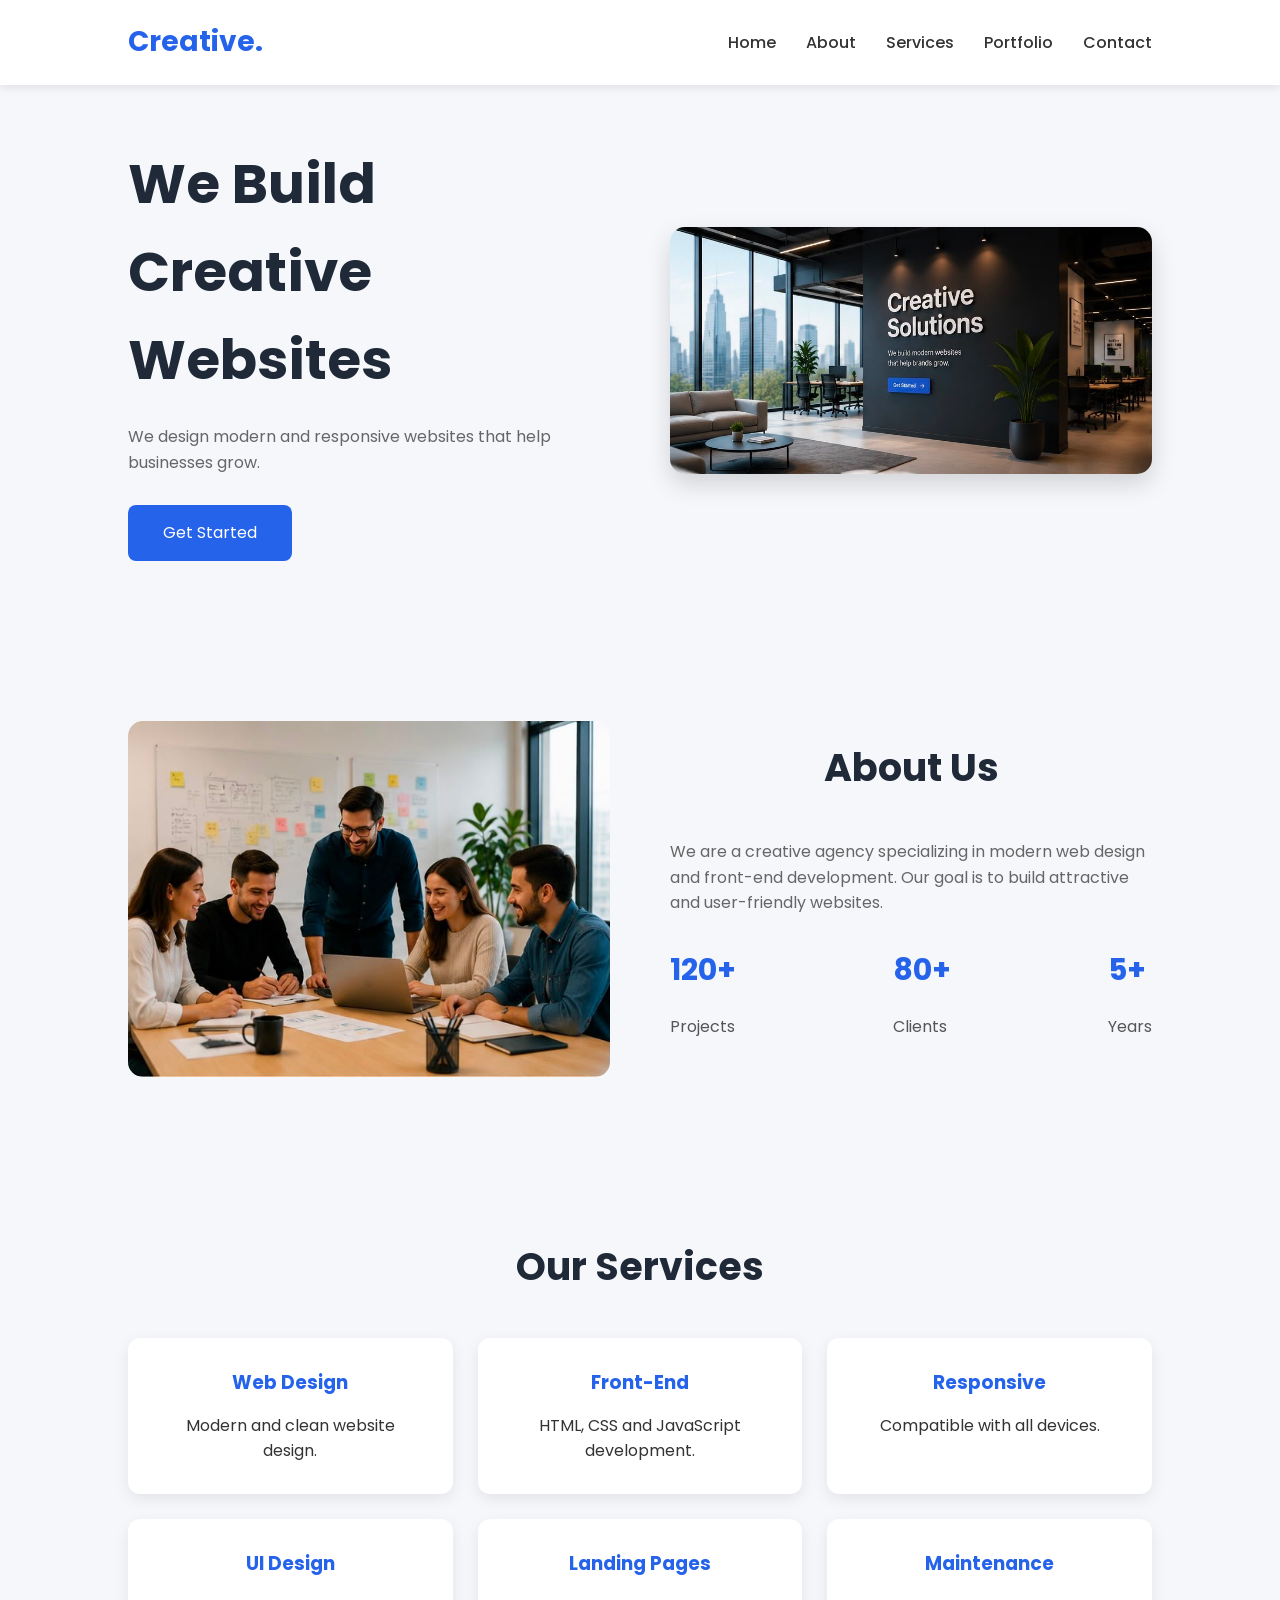
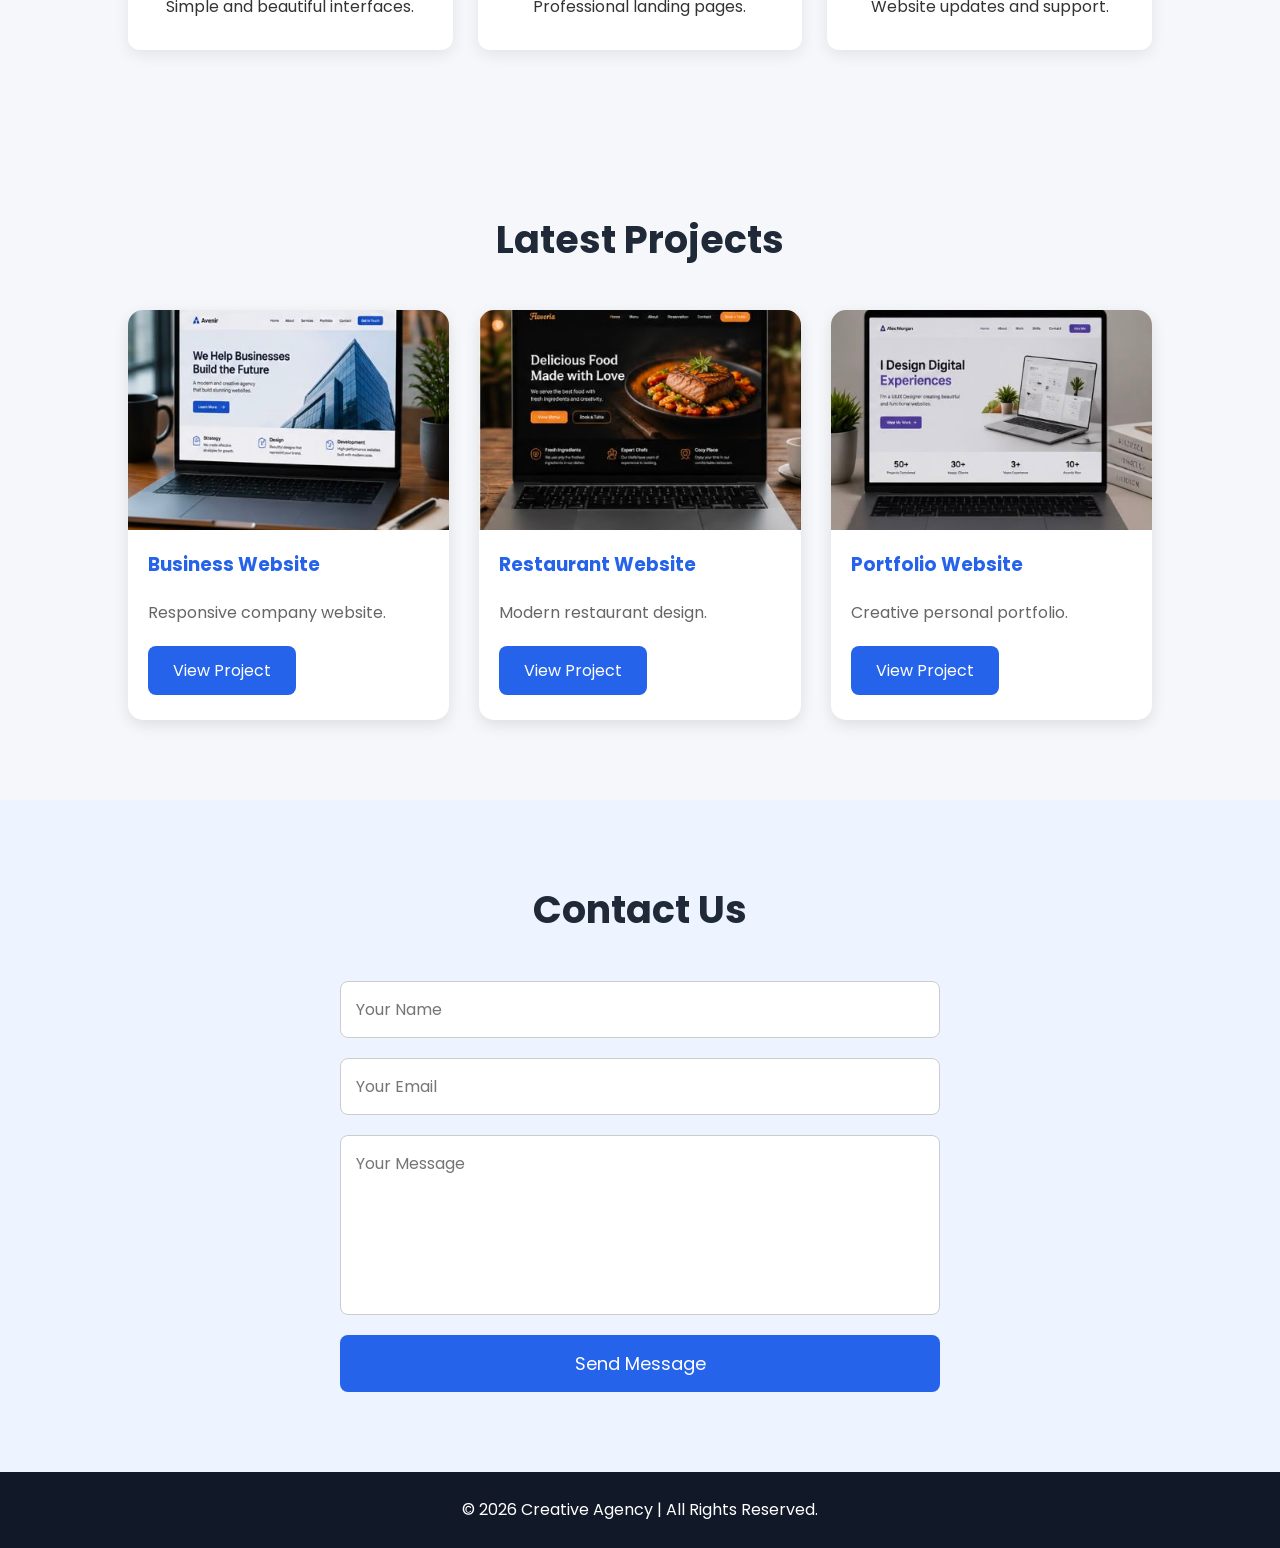
<file: index.html>
<!DOCTYPE html>
<html lang="en">

<head>

    <meta charset="UTF-8">
    <meta name="viewport" content="width=device-width, initial-scale=1.0">

    <title>Creative Agency</title>

    <link rel="stylesheet" href="style.css">

    <link href="https://fonts.googleapis.com/css2?family=Poppins:wght@300;400;500;600;700&display=swap" rel="stylesheet">

</head>

<body>

<!-- ================= Header ================= -->

<header>

    <div class="logo">Creative.</div>

    <nav>

        <ul>

            <li><a href="#home">Home</a></li>

            <li><a href="#about">About</a></li>

            <li><a href="#services">Services</a></li>

            <li><a href="#portfolio">Portfolio</a></li>

            <li><a href="#contact">Contact</a></li>

        </ul>

    </nav>

</header>

<!-- ================= Hero ================= -->

<section class="hero" id="home">

    <div class="hero-text">
 
        <h1>We Build Creative Websites</h1>

        <p>
            We design modern and responsive websites that help businesses grow.
        </p>

        <a href="#contact" class="btn">Get Started</a>

    </div>

    <div class="hero-image">

       <img src="images/hero.jpg.jpeg" alt="Hero Image">

    </div>

</section>

<!-- ================= About ================= -->

<section class="about" id="about">

    <div class="about-image">

        <img src="images/about.jpg.jpeg" alt="About">

    </div>

    <div class="about-text">

        <h2>About Us</h2>

        <p>

            We are a creative agency specializing in modern web design and front-end development. Our goal is to build attractive and user-friendly websites.

        </p>

        <div class="stats">

            <div>

                <h3>120+</h3>

                <p>Projects</p>

            </div>

            <div>

                <h3>80+</h3>

                <p>Clients</p>

            </div>

            <div>

                <h3>5+</h3>

                <p>Years</p>

            </div>

        </div>

    </div>

</section>

<!-- ================= Services ================= -->

<section class="services" id="services">

<h2>Our Services</h2>

<div class="service-container">

<div class="card">

<h3>Web Design</h3>

<p>Modern and clean website design.</p>

</div>

<div class="card">

<h3>Front-End</h3>

<p>HTML, CSS and JavaScript development.</p>

</div>

<div class="card">

<h3>Responsive</h3>

<p>Compatible with all devices.</p>

</div>

<div class="card">

<h3>UI Design</h3>

<p>Simple and beautiful interfaces.</p>

</div>

<div class="card">

<h3>Landing Pages</h3>

<p>Professional landing pages.</p>

</div>

<div class="card">

<h3>Maintenance</h3>

<p>Website updates and support.</p>

</div>

</div>

</section>

<!-- ================= Portfolio ================= -->

<section class="portfolio" id="portfolio">

<h2>Latest Projects</h2>

<div class="projects">

<div class="project-card">

<img src="images/project1.jpg.jpeg" alt="Project">

<h3>Business Website</h3>

<p>Responsive company website.</p>

<a href="#">View Project</a>

</div>

<div class="project-card">

<img src="images/project2.jpg.jpeg" alt="Project">

<h3>Restaurant Website</h3>

<p>Modern restaurant design.</p>

<a href="#">View Project</a>

</div>

<div class="project-card">

<img src="images/project3.jpg.jpeg" alt="Project">

<h3>Portfolio Website</h3>

<p>Creative personal portfolio.</p>

<a href="#">View Project</a>

</div>

</div>

</section>

<!-- ================= Contact ================= -->

<section class="contact" id="contact">

<h2>Contact Us</h2>

<form>

<input type="text" placeholder="Your Name" required>

<input type="email" placeholder="Your Email" required>

<textarea placeholder="Your Message" required></textarea>

<button type="submit">Send Message</button>

</form>

</section>

<!-- ================= Footer ================= -->

<footer>

<p>© 2026 Creative Agency | All Rights Reserved.</p>

</footer>

<script src="script.js"></script>

</body>

</html>
</file>
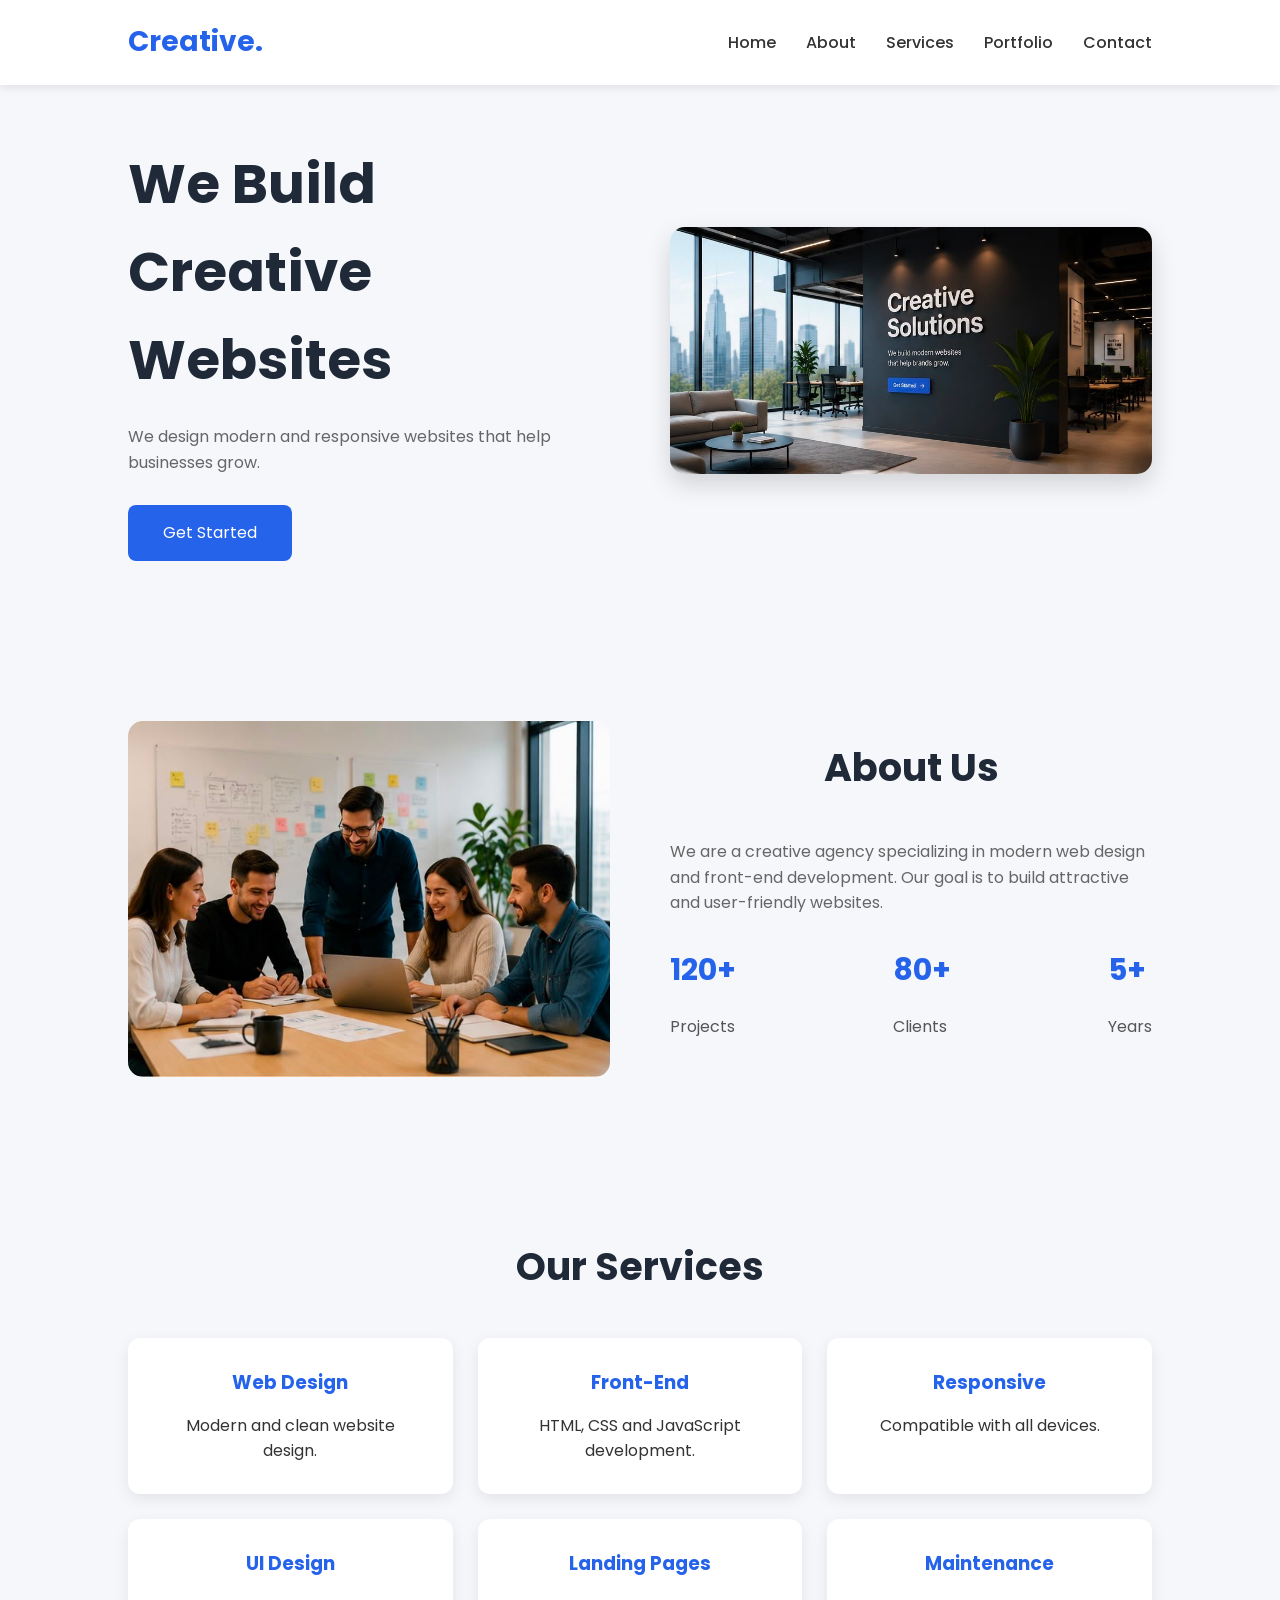
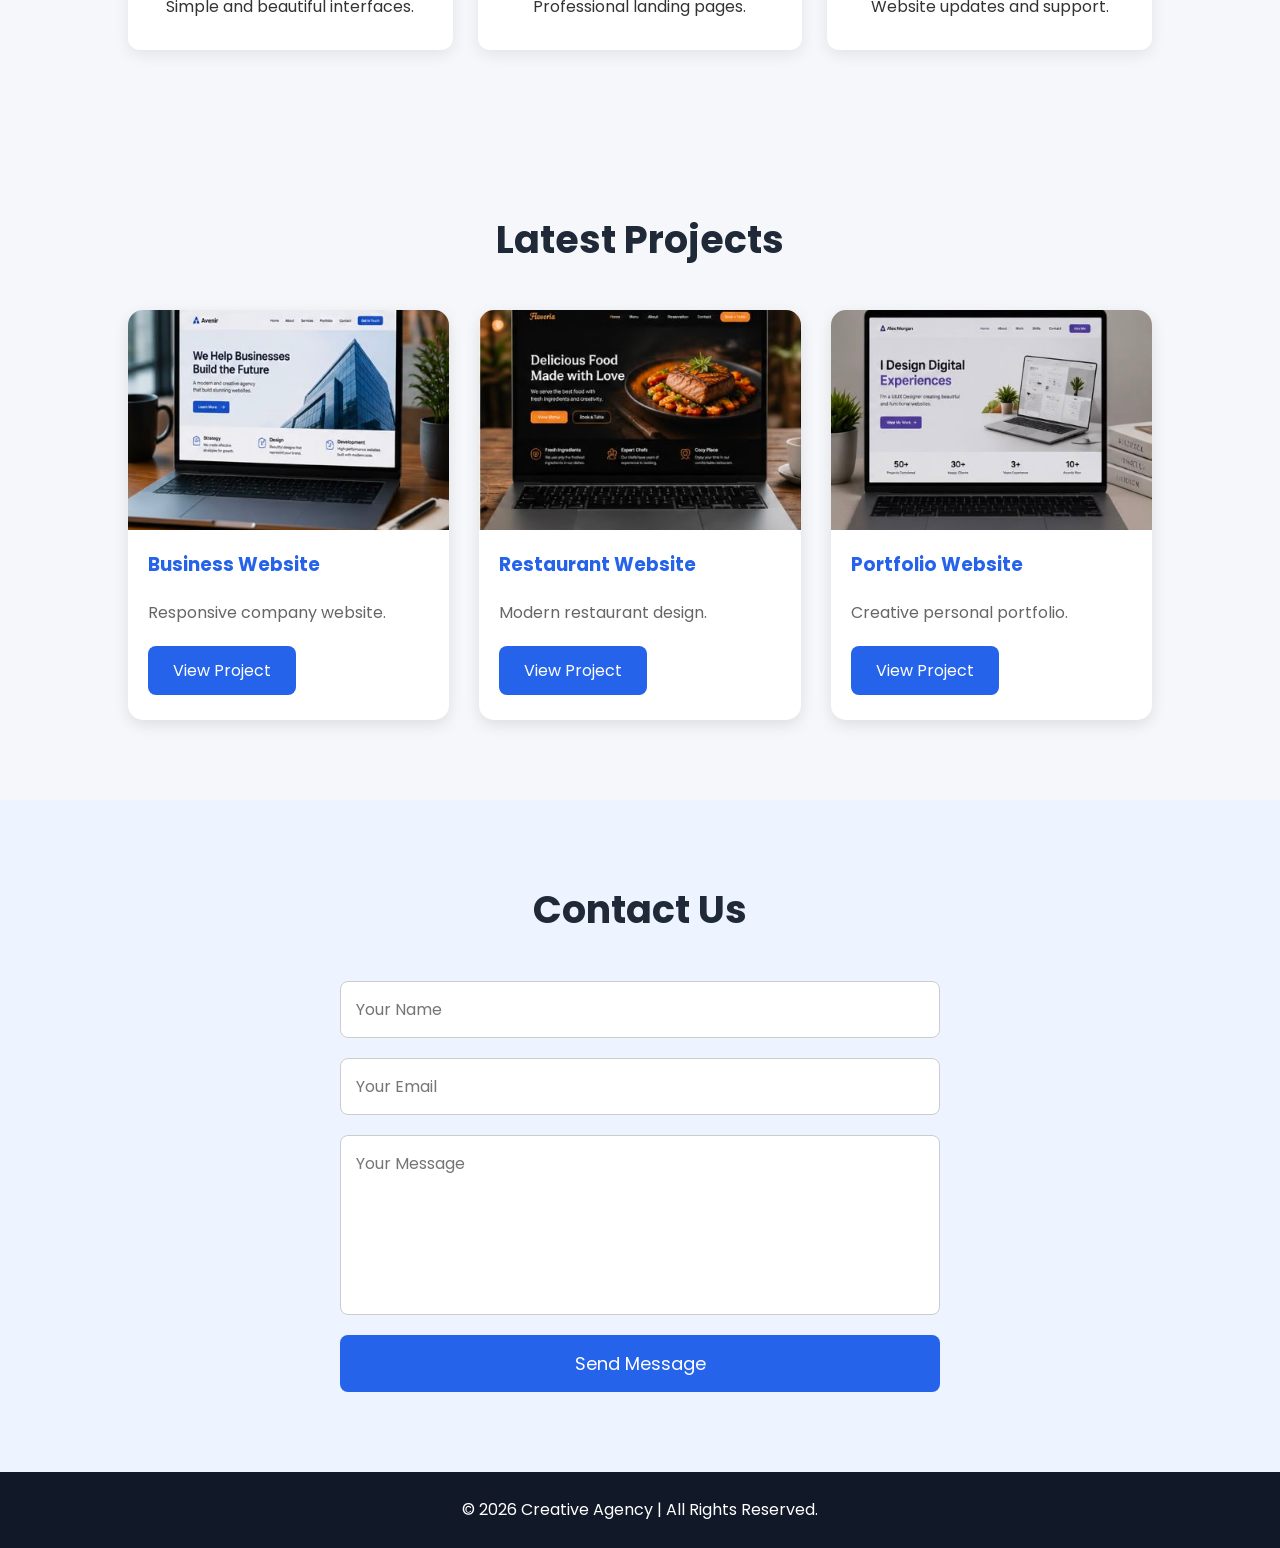
<file: index (3).html>
<!DOCTYPE html>
<html lang="en">

<head>

    <meta charset="UTF-8">
    <meta name="viewport" content="width=device-width, initial-scale=1.0">

    <title>Creative Agency</title>

    <link rel="stylesheet" href="style.css">

    <link href="https://fonts.googleapis.com/css2?family=Poppins:wght@300;400;500;600;700&display=swap" rel="stylesheet">

</head>

<body>

<!-- ================= Header ================= -->

<header>

    <div class="logo">Creative.</div>

    <nav>

        <ul>

            <li><a href="#home">Home</a></li>

            <li><a href="#about">About</a></li>

            <li><a href="#services">Services</a></li>

            <li><a href="#portfolio">Portfolio</a></li>

            <li><a href="#contact">Contact</a></li>

        </ul>

    </nav>

</header>

<!-- ================= Hero ================= -->

<section class="hero" id="home">

    <div class="hero-text">
 
        <h1>We Build Creative Websites</h1>

        <p>
            We design modern and responsive websites that help businesses grow.
        </p>

        <a href="#contact" class="btn">Get Started</a>

    </div>

    <div class="hero-image">

       <img src="images/hero.jpg.jpeg" alt="Hero Image">

    </div>

</section>

<!-- ================= About ================= -->

<section class="about" id="about">

    <div class="about-image">

        <img src="images/about.jpg.jpeg" alt="About">

    </div>

    <div class="about-text">

        <h2>About Us</h2>

        <p>

            We are a creative agency specializing in modern web design and front-end development. Our goal is to build attractive and user-friendly websites.

        </p>

        <div class="stats">

            <div>

                <h3>120+</h3>

                <p>Projects</p>

            </div>

            <div>

                <h3>80+</h3>

                <p>Clients</p>

            </div>

            <div>

                <h3>5+</h3>

                <p>Years</p>

            </div>

        </div>

    </div>

</section>

<!-- ================= Services ================= -->

<section class="services" id="services">

<h2>Our Services</h2>

<div class="service-container">

<div class="card">

<h3>Web Design</h3>

<p>Modern and clean website design.</p>

</div>

<div class="card">

<h3>Front-End</h3>

<p>HTML, CSS and JavaScript development.</p>

</div>

<div class="card">

<h3>Responsive</h3>

<p>Compatible with all devices.</p>

</div>

<div class="card">

<h3>UI Design</h3>

<p>Simple and beautiful interfaces.</p>

</div>

<div class="card">

<h3>Landing Pages</h3>

<p>Professional landing pages.</p>

</div>

<div class="card">

<h3>Maintenance</h3>

<p>Website updates and support.</p>

</div>

</div>

</section>

<!-- ================= Portfolio ================= -->

<section class="portfolio" id="portfolio">

<h2>Latest Projects</h2>

<div class="projects">

<div class="project-card">

<img src="images/project1.jpg.jpeg" alt="Project">

<h3>Business Website</h3>

<p>Responsive company website.</p>

<a href="#">View Project</a>

</div>

<div class="project-card">

<img src="images/project2.jpg.jpeg" alt="Project">

<h3>Restaurant Website</h3>

<p>Modern restaurant design.</p>

<a href="#">View Project</a>

</div>

<div class="project-card">

<img src="images/project3.jpg.jpeg" alt="Project">

<h3>Portfolio Website</h3>

<p>Creative personal portfolio.</p>

<a href="#">View Project</a>

</div>

</div>

</section>

<!-- ================= Contact ================= -->

<section class="contact" id="contact">

<h2>Contact Us</h2>

<form>

<input type="text" placeholder="Your Name" required>

<input type="email" placeholder="Your Email" required>

<textarea placeholder="Your Message" required></textarea>

<button type="submit">Send Message</button>

</form>

</section>

<!-- ================= Footer ================= -->

<footer>

<p>© 2026 Creative Agency | All Rights Reserved.</p>

</footer>

<script src="script.js"></script>

</body>

</html>
</file>
<file: style.css>
/* ==========================
   General
========================== */

*{
    margin:0;
    padding:0;
    box-sizing:border-box;
    font-family:'Poppins',sans-serif;
    scroll-behavior:smooth;
}

body{
    background:#f5f7fb;
    color:#333;
    line-height:1.6;
}

img{
    max-width:100%;
    display:block;
}

section{
    padding:80px 10%;
}

h2{
    text-align:center;
    font-size:38px;
    margin-bottom:40px;
    color:#1f2937;
}

/* ==========================
   Header
========================== */

header{
    position:fixed;
    top:0;
    left:0;
    width:100%;
    background:#fff;
    display:flex;
    justify-content:space-between;
    align-items:center;
    padding:20px 10%;
    box-shadow:0 2px 10px rgba(0,0,0,.1);
    z-index:1000;
}

.logo{
    font-size:28px;
    font-weight:700;
    color:#2563eb;
}

nav ul{
    display:flex;
    list-style:none;
}

nav ul li{
    margin-left:30px;
}

nav ul li a{
    text-decoration:none;
    color:#333;
    font-weight:500;
    transition:.3s;
}

nav ul li a:hover{
    color:#2563eb;
}

/* ==========================
   Hero
========================== */

.hero{
    padding-top:140px;
    display:flex;
    justify-content:space-between;
    align-items:center;
    gap:60px;
}

.hero-text{
    flex:1;
}

.hero-text h1{
    font-size:55px;
    color:#1f2937;
    margin-bottom:20px;
}

.hero-text p{
    margin-bottom:30px;
    color:#666;
}

.btn{
    display:inline-block;
    background:#2563eb;
    color:white;
    text-decoration:none;
    padding:15px 35px;
    border-radius:8px;
    transition:.3s;
}

.btn:hover{
    background:#1d4ed8;
}

.hero-image{
    flex:1;
}

.hero-image img{
    border-radius:15px;
    box-shadow:0 10px 25px rgba(0,0,0,.15);
}

/* ==========================
   About
========================== */

.about{
    display:flex;
    align-items:center;
    gap:60px;
}

.about-image,
.about-text{
    flex:1;
}

.about-image img{
    border-radius:15px;
}

.about-text p{
    color:#666;
    margin:20px 0;
}

.stats{
    display:flex;
    justify-content:space-between;
    margin-top:30px;
}

.stats h3{
    color:#2563eb;
    font-size:30px;
}

.stats p{
    color:#555;
}

/* ==========================
   Services
========================== */

.service-container{
    display:grid;
    grid-template-columns:repeat(auto-fit,minmax(250px,1fr));
    gap:25px;
}

.card{
    background:#fff;
    padding:30px;
    border-radius:12px;
    text-align:center;
    box-shadow:0 5px 15px rgba(0,0,0,.08);
    transition:.3s;
}

.card:hover{
    transform:translateY(-10px);
}

.card h3{
    color:#2563eb;
    margin-bottom:15px;
}


/* ==========================
   Portfolio
========================== */

.projects{
    display:grid;
    grid-template-columns:repeat(auto-fit,minmax(300px,1fr));
    gap:30px;
}

.project-card{
    background:#fff;
    border-radius:15px;
    overflow:hidden;
    box-shadow:0 5px 15px rgba(0,0,0,.1);
    transition:.3s;
}

.project-card:hover{
    transform:translateY(-10px);
}

.project-card img{
    width:100%;
    height:220px;
    object-fit:cover;
}

.project-card h3{
    margin:20px;
    color:#2563eb;
}

.project-card p{
    margin:0 20px 20px;
    color:#666;
}

.project-card a{
    display:inline-block;
    margin:0 20px 25px;
    padding:12px 25px;
    background:#2563eb;
    color:#fff;
    text-decoration:none;
    border-radius:8px;
    transition:.3s;
}

.project-card a:hover{
    background:#1d4ed8;
}

/* ==========================
   Contact
========================== */

.contact{
    background:#eef4ff;
}

form{
    max-width:600px;
    margin:auto;
    display:flex;
    flex-direction:column;
}

form input,
form textarea{
    padding:15px;
    margin-bottom:20px;
    border:1px solid #ccc;
    border-radius:8px;
    font-size:16px;
    outline:none;
}

form textarea{
    resize:none;
    height:180px;
}

form input:focus,
form textarea:focus{
    border-color:#2563eb;
}

form button{
    padding:15px;
    border:none;
    background:#2563eb;
    color:#fff;
    border-radius:8px;
    font-size:18px;
    cursor:pointer;
    transition:.3s;
}

form button:hover{
    background:#1d4ed8;
}

/* ==========================
   Footer
========================== */

footer{
    background:#111827;
    color:#fff;
    text-align:center;
    padding:25px;
}

/* ==========================
   Responsive
========================== */

@media(max-width:992px){

.hero,
.about{

flex-direction:column;

}

.hero{

text-align:center;

}

.stats{

justify-content:space-around;

}

}

@media(max-width:768px){

header{

flex-direction:column;

padding:20px;

}

nav ul{

margin-top:20px;
flex-wrap:wrap;
justify-content:center;

}

nav ul li{

margin:10px 15px;

}

.hero{

padding-top:180px;

}

.hero-text h1{

font-size:38px;

}

section{

padding:60px 6%;

}

h2{

font-size:30px;

}

}

@media(max-width:480px){

.hero-text h1{

font-size:30px;

}

.hero-text p{

font-size:15px;

}

.btn{

padding:12px 25px;

}

.logo{

font-size:24px;

}

.project-card img{

height:180px;

}

}
</file>
